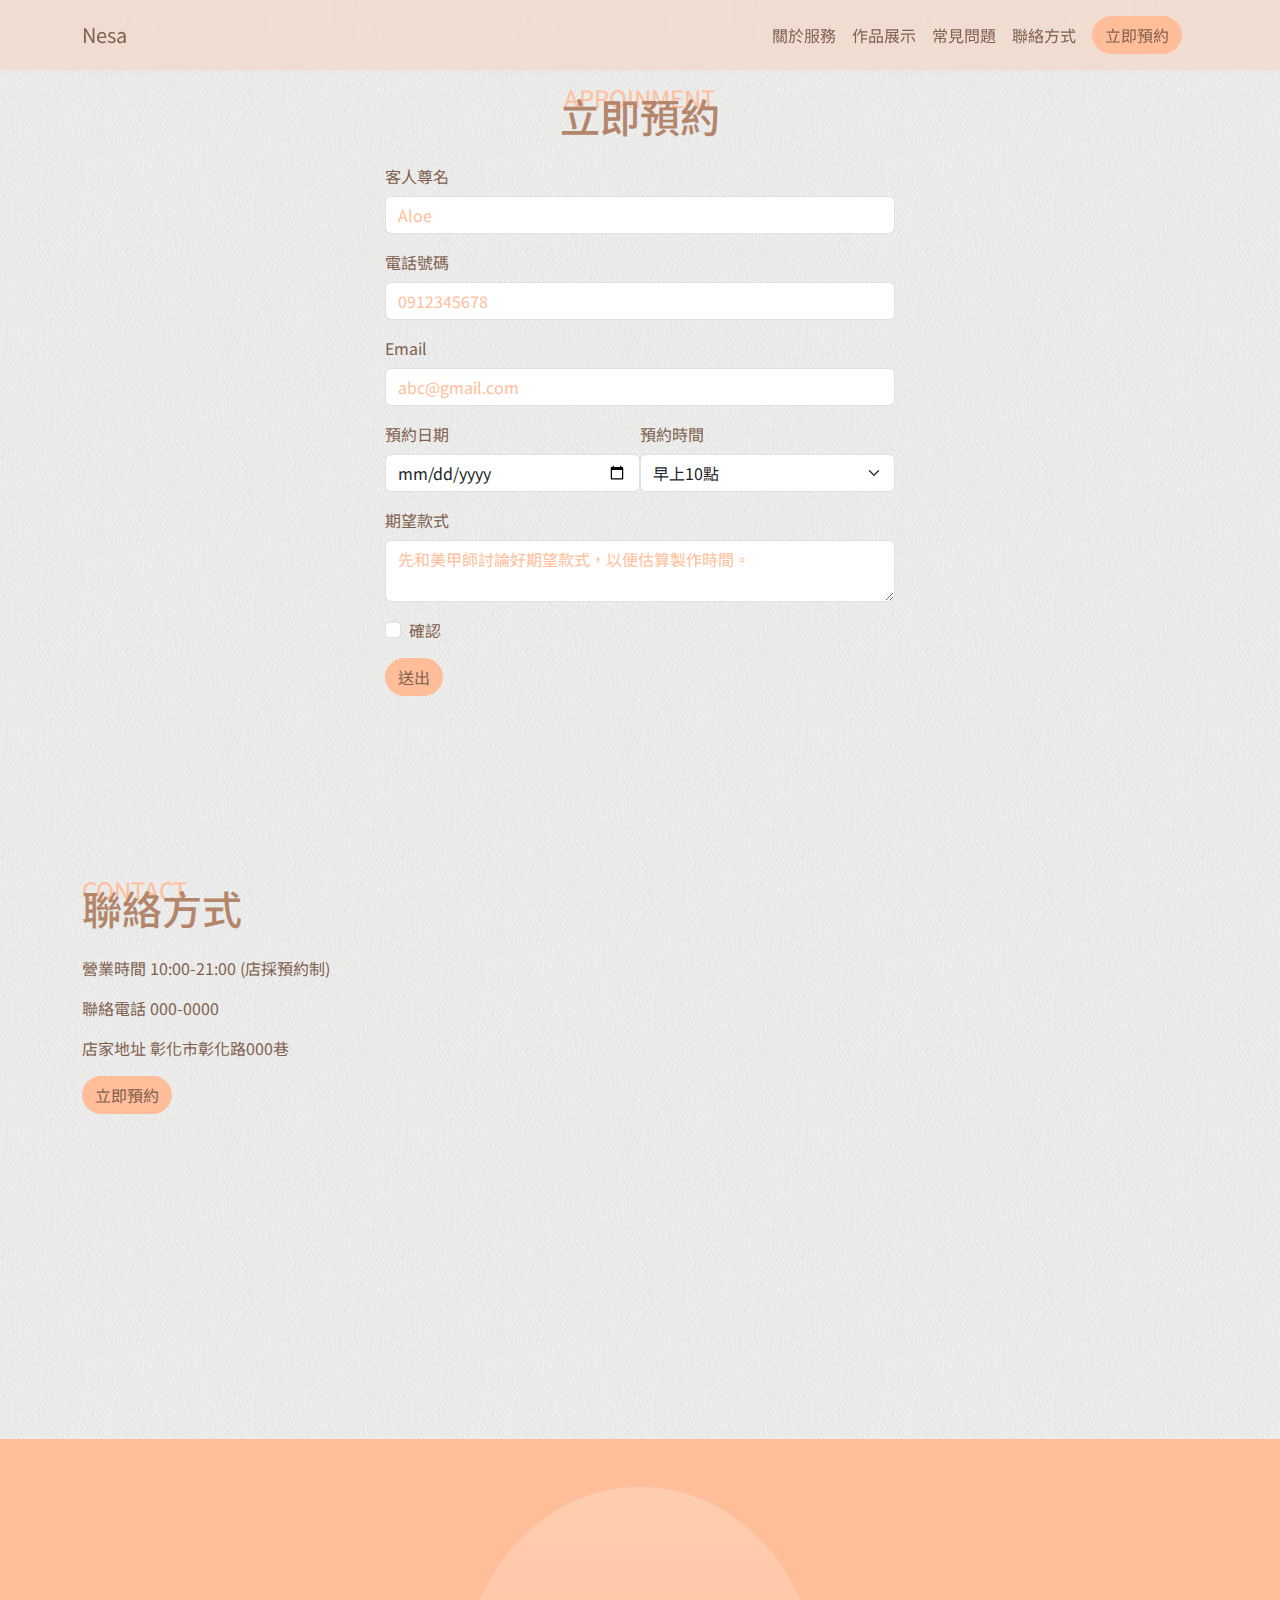
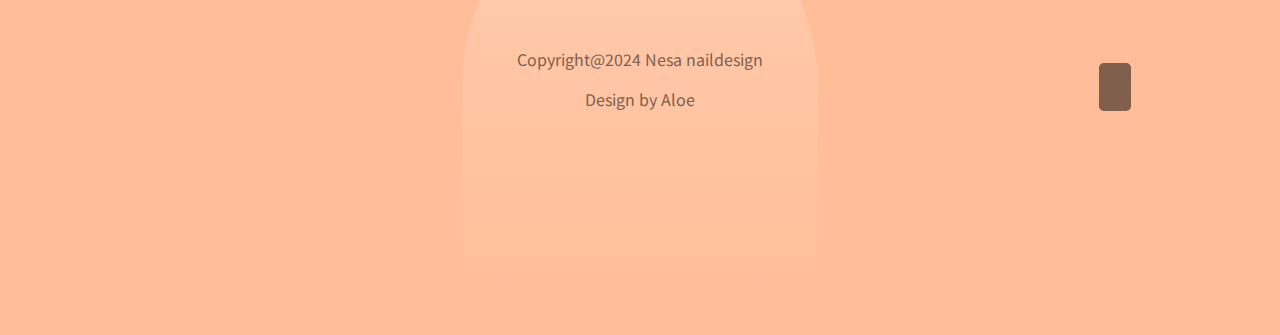
<file: appointment.html>
<!DOCTYPE html>
<html lang="en">
<head>
    <meta charset="UTF-8">
    <meta name="viewport" content="width=device-width, initial-scale=1.0">
    <title>Nesa</title>
    <link href="https://cdn.jsdelivr.net/npm/bootstrap@5.3.3/dist/css/bootstrap.min.css" rel="stylesheet" integrity="sha384-QWTKZyjpPEjISv5WaRU9OFeRpok6YctnYmDr5pNlyT2bRjXh0JMhjY6hW+ALEwIH" crossorigin="anonymous">
    <link rel="stylesheet" href="https://unicons.iconscout.com/release/v4.0.8/css/line.css">
    
    <link rel="stylesheet" href="./stylesheet/style.css">

</head>
<body>
  <!-- Navbar -->
  <nav class="navbar navbar-expand-lg backdrop-blur sticky">
    <div class="container">
      <a class="navbar-brand" href="./index.html">Nesa</a>
      <button class="navbar-toggler" type="button" data-bs-toggle="collapse" data-bs-target="#navbarNav" aria-controls="navbarNav" aria-expanded="false" aria-label="Toggle navigation">
        <span class="navbar-toggler-icon"></span>
      </button>
      <div class="collapse navbar-collapse" id="navbarNav">
        <ul class="navbar-nav align-items-center ms-auto me-2 mb-2 mb-lg-0">
          <li class="nav-item">
            <a class="nav-link" aria-current="page" href="./index.html#services">關於服務</a>
          </li>
          <li class="nav-item">
            <a class="nav-link" href="./gallery.html">作品展示</a>
          </li>
          <li class="nav-item">
            <a class="nav-link" href="./contact.html">常見問題</a>
          </li>
          <li class="nav-item">
            <a class="nav-link" href="./index.html#contact">聯絡方式</a>
          </li>
          <li class="nav-item">
            <a class="nav-link" href="./appointment.html">
              <button type="button" class="btn btn-primary">立即預約</button>
            </a>
          </li>
        </ul>
      </div>
    </div>
</nav> 
  
    <!-- Appoinment -->
    <section id="message" class="justify-content-center py-5">
        <div class="container col-md-5 py-3">
          <div class="row text-align-center py-3">
            <p class="title-deco">APPOINMENT</p>
            <h1>立即預約</h1>
          </div>
          <form>
            <div class="mb-3">
              <label class="form-label">客人尊名</label>
              <input type="text" placeholder="Aloe" class="form-control">
            </div>
            <div class="mb-3">
              <label class="form-label">電話號碼</label>
              <input type="text" placeholder="0912345678" class="form-control">
            </div>
            <div class="mb-3">
              <label for="InputEmail" class="form-label">Email</label>
              <input type="email" placeholder="abc@gmail.com" class="form-control" id="InputEmail" aria-describedby="emailHelp">
            </div>
            <div class="mb-3 d-flex">
              <div class="col">
                <label for="InputDate" class="form-label">預約日期</label>
                <input type="date" class="form-control" id="InputDate">
              </div>
              <div class="col">
                <label for="selectTime" class="form-label">預約時間</label>
                <select class="form-select" id="selectTime">
                  <option selected>早上10點</option>
                  <option value="1">下午13點</option>
                  <option value="2">早上19點</option>
                </select>
              </div>
            </div>
            <div class="mb-3">
              <label class="form-label">期望款式</label>
              <textarea placeholder="先和美甲師討論好期望款式，以便估算製作時間。" class="form-control" aria-label="With textarea"></textarea>
            </div>
            
            <div class="mb-3 form-check">
              <input type="checkbox" class="form-check-input" id="exampleCheck1">
              <label class="form-check-label" for="exampleCheck1">確認</label>
            </div>
            <button type="submit" class="btn btn-primary">送出</button>
          </form>
            
        </div>
    </section>
    
    <!-- Contact -->
    <section id="contact" class="py-5">
      <div class="container my-5">
        <div class="row justify-content-between">
          <div class="col-md-4 py-3">
            <div class="content-center">
              <p class="title-deco">CONTACT</p>
              <h1>聯絡方式</h1>
              <div class="py-3">
                <p><i class="uil uil-calender"></i> 營業時間 10:00-21:00 (店採預約制)</p>
                <p><i class="uil uil-phone"></i> 聯絡電話 000-0000</p>
                <p><i class="uil uil-map-marker"></i> 店家地址 彰化市彰化路000巷</p>
                <a href="./appointment.html">
                  <button type="button" class="btn btn-primary">立即預約</button>
                </a>
              </div>
            </div>
          </div>
            <div class="col-md-6 py-3">
              <iframe class="rounded-3" src="https://www.google.com/maps/embed?pb=!1m18!1m12!1m3!1d3642.5648567800304!2d120.53580297517429!3d24.0816235784459!2m3!1f0!2f0!3f0!3m2!1i1024!2i768!4f13.1!3m3!1m2!1s0x3469389a1098711f%3A0x4a72729f089dc8d0!2z5b2w5YyW6LuK56uZ!5e0!3m2!1szh-TW!2stw!4v1717861652794!5m2!1szh-TW!2stw" width="100%" height="450" style="border:0;" allowfullscreen="" loading="lazy" referrerpolicy="no-referrer-when-downgrade"></iframe>
            </div>
        </div>
      </div>
  </section>
    <!-- Footer -->
    <section id="footer" class="bg-color py-5">
      <div class="container">
        <div class="row justify-content-between align-items-center text-align-center">
          <div class="footer_socials col-md-2 py-3">
              <a target="_blank" href="https://www.instagram.com/nesa_naildesign/" class="footer_social">
                  <i class="uil uil-instagram"></i>
              </a>
              <a href="#" class="footer_social">
                  <i class="uil uil-line"></i>                        
              </a>
              <a href="#" class="footer_social">
                  <i class="uil uil-facebook"></i>                        
              </a>
          </div>
            <div class="col-md-4">
              <div class="block_arch justify-content-center">
                <p>Copyright@2024 Nesa naildesign</p>
                <p>Design by Aloe</p>
              </div>
            </div>  
            <div class="col-md-2">
              <a href="#" class="scrollup_btn">
                <i class="uil uil-arrow-up"></i>
              </a>
            </div>
        </div>
      </div>
  </section>
    
    <script src="https://cdn.jsdelivr.net/npm/bootstrap@5.3.3/dist/js/bootstrap.bundle.min.js" integrity="sha384-YvpcrYf0tY3lHB60NNkmXc5s9fDVZLESaAA55NDzOxhy9GkcIdslK1eN7N6jIeHz" crossorigin="anonymous"></script>
    <script src="./stylesheet/filter-gallery.js"></script>
</body>
</html>
</file>
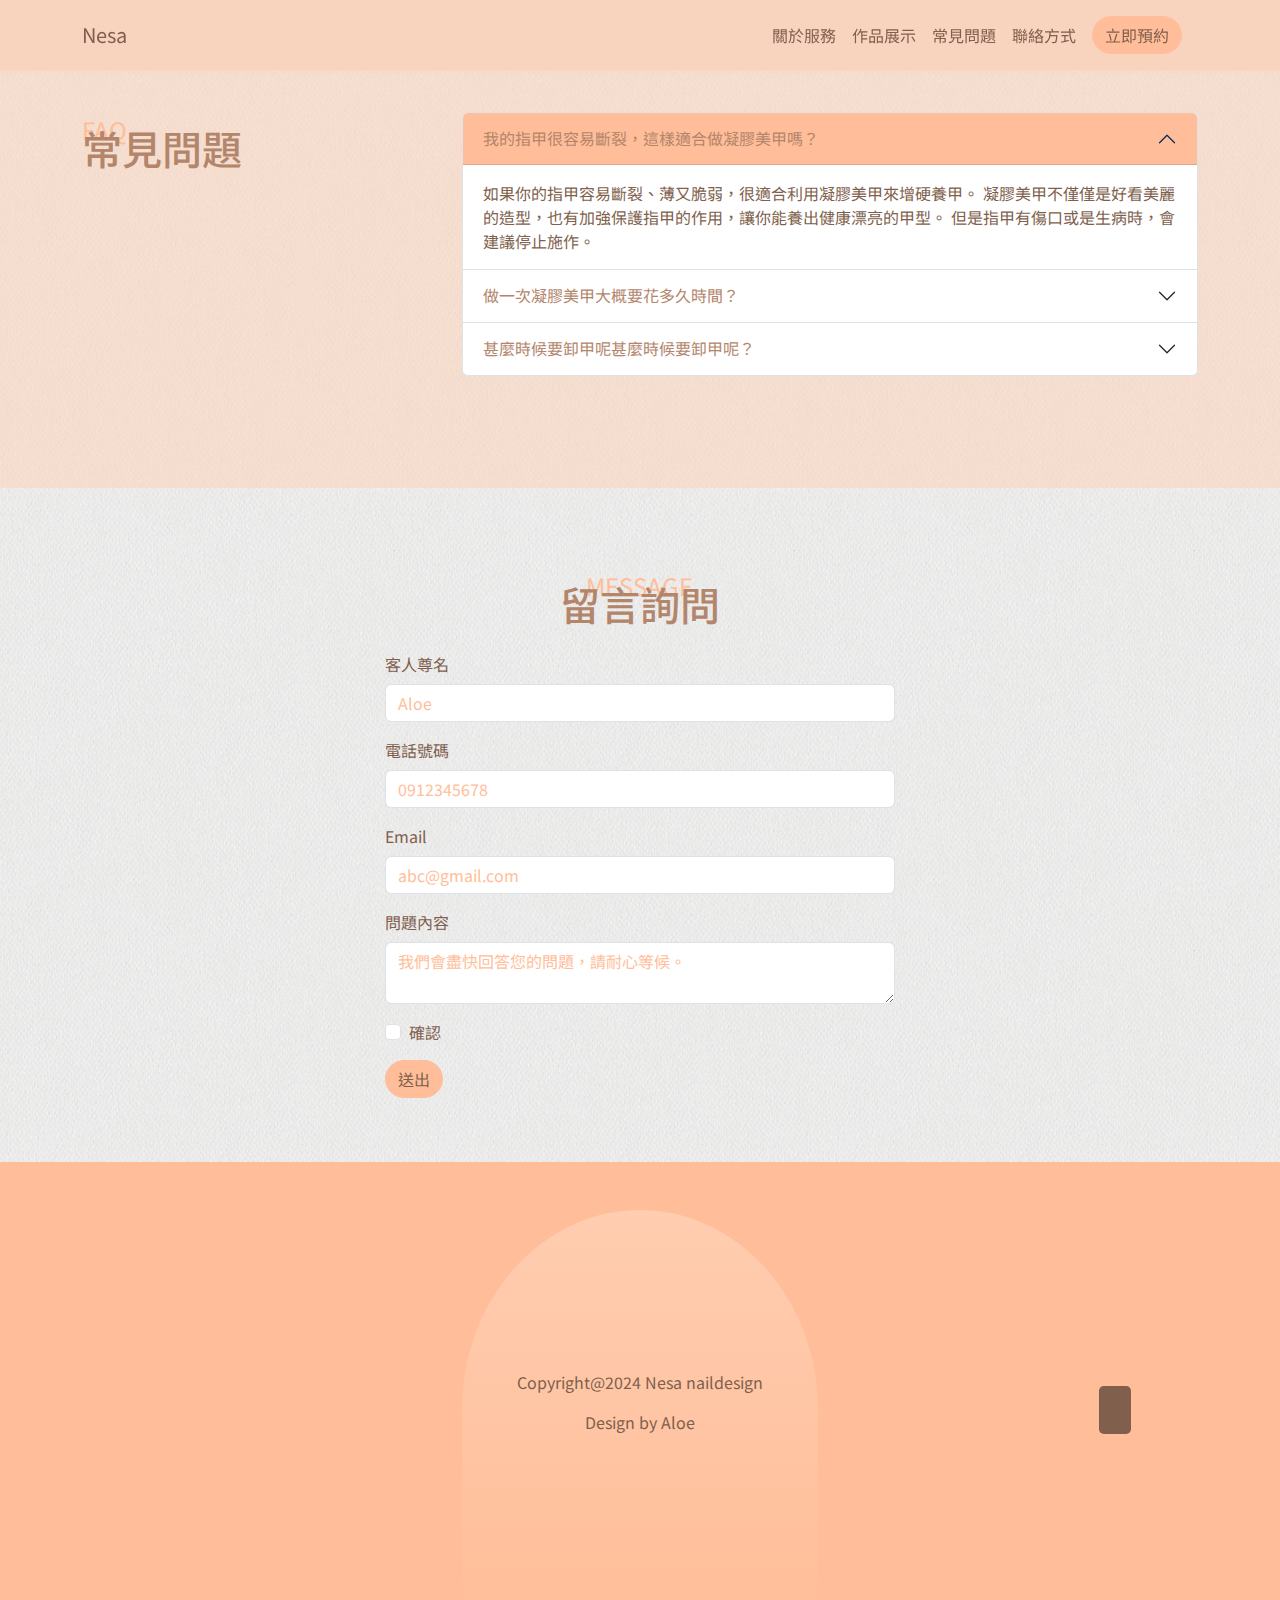
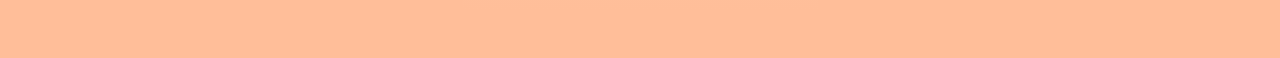
<file: contact.html>
<!DOCTYPE html>
<html lang="en">
<head>
    <meta charset="UTF-8">
    <meta name="viewport" content="width=device-width, initial-scale=1.0">
    <title>Nesa</title>
    <link href="https://cdn.jsdelivr.net/npm/bootstrap@5.3.3/dist/css/bootstrap.min.css" rel="stylesheet" integrity="sha384-QWTKZyjpPEjISv5WaRU9OFeRpok6YctnYmDr5pNlyT2bRjXh0JMhjY6hW+ALEwIH" crossorigin="anonymous">
    <link rel="stylesheet" href="https://unicons.iconscout.com/release/v4.0.8/css/line.css">
    
    <link rel="stylesheet" href="./stylesheet/style.css">

</head>
<body>
    <!-- Navbar -->
    <nav class="navbar navbar-expand-lg backdrop-blur sticky">
      <div class="container">
        <a class="navbar-brand" href="./index.html">Nesa</a>
        <button class="navbar-toggler" type="button" data-bs-toggle="collapse" data-bs-target="#navbarNav" aria-controls="navbarNav" aria-expanded="false" aria-label="Toggle navigation">
          <span class="navbar-toggler-icon"></span>
        </button>
        <div class="collapse navbar-collapse" id="navbarNav">
          <ul class="navbar-nav align-items-center ms-auto me-2 mb-2 mb-lg-0">
            <li class="nav-item">
              <a class="nav-link" aria-current="page" href="./index.html#services">關於服務</a>
            </li>
            <li class="nav-item">
              <a class="nav-link" href="./gallery.html">作品展示</a>
            </li>
            <li class="nav-item">
              <a class="nav-link" href="./contact.html">常見問題</a>
            </li>
            <li class="nav-item">
              <a class="nav-link" href="./index.html#contact">聯絡方式</a>
            </li>
            <li class="nav-item">
              <a class="nav-link" href="./appointment.html">
                <button type="button" class="btn btn-primary">立即預約</button>
              </a>
            </li>
          </ul>
        </div>
      </div>
  </nav> 

    <!-- FAQ -->
    <section id="faq" class="py-5 bg-color-lighter">
      <div class="container my-5">
       <div class="row justify-content-between">
         <div class="col-md-4 py-3">
           <div class="content-center">
             <p class="title-deco">FAQ</p>
             <h1>常見問題</h1>
           </div>
         </div>
         
         <div class="accordion col-md-8 py-3" id="accordionExample">
           <!-- Q1 -->
              <div class="accordion-item">
                <h2 class="accordion-header">
                  <button class="accordion-button" type="button" data-bs-toggle="collapse" data-bs-target="#collapseOne" aria-expanded="true" aria-controls="collapseOne">
                   我的指甲很容易斷裂，這樣適合做凝膠美甲嗎？
                  </button>
                </h2>
                <div id="collapseOne" class="accordion-collapse collapse show" data-bs-parent="#accordionExample">
                  <div class="accordion-body">
                   如果你的指甲容易斷裂、薄又脆弱，很適合利用凝膠美甲來增硬養甲。
                   凝膠美甲不僅僅是好看美麗的造型，也有加強保護指甲的作用，讓你能養出健康漂亮的甲型。
                   但是指甲有傷口或是生病時，會建議停止施作。
                  </div>
                </div>
              </div>
           <!-- Q2 -->
              <div class="accordion-item">
                <h2 class="accordion-header">
                  <button class="accordion-button collapsed" type="button" data-bs-toggle="collapse" data-bs-target="#collapseTwo" aria-expanded="false" aria-controls="collapseTwo">
                   做一次凝膠美甲大概要花多久時間？
                  </button>
                </h2>
                <div id="collapseTwo" class="accordion-collapse collapse" data-bs-parent="#accordionExample">
                  <div class="accordion-body">
                   依款式的難易度和複雜度的不同，需要時間大概在<strong>1-3小時</strong>不等，
                   因為卸甲、照光、保養都需要一定的時間，建議預約時跟美甲師討論好想要的款式，良好的溝通會讓服務更順暢。
                  </div>
                </div>
              </div>
           <!-- Q3-->
              <div class="accordion-item">
                <h2 class="accordion-header">
                  <button class="accordion-button collapsed" type="button" data-bs-toggle="collapse" data-bs-target="#collapseThree" aria-expanded="false" aria-controls="collapseThree">
                   甚麼時候要卸甲呢甚麼時候要卸甲呢？
                  </button>
                </h2>
                <div id="collapseThree" class="accordion-collapse collapse" data-bs-parent="#accordionExample">
                  <div class="accordion-body">
                   建議3周卸除，會是比較理想的狀態。記得卸甲的時候請找專業的美甲師卸除，千萬別自己摳或撕，避免指甲受傷喔！
                  </div>
                </div>
             </div>
         </div>        
       </div>
     </div>
    </section>

      <!-- Message -->
  <section id="message" class="justify-content-center py-5">
    <div class="container col-md-5 py-3">
      <div class="row text-align-center py-3">
        <p class="title-deco">MESSAGE</p>
        <h1>留言詢問</h1>
      </div>
      <form>
        <div class="mb-3">
          <label class="form-label">客人尊名</label>
          <input type="text" placeholder="Aloe" class="form-control">
        </div>
        <div class="mb-3">
          <label class="form-label">電話號碼</label>
          <input type="text" placeholder="0912345678" class="form-control">
        </div>
        <div class="mb-3">
          <label for="InputEmail" class="form-label">Email</label>
          <input type="email" placeholder="abc@gmail.com" class="form-control" id="InputEmail" aria-describedby="emailHelp">
        </div>
       
        <div class="mb-3">
          <label class="form-label">問題內容</label>
          <textarea placeholder="我們會盡快回答您的問題，請耐心等候。" class="form-control" aria-label="With textarea"></textarea>
        </div>
        
        <div class="mb-3 form-check">
          <input type="checkbox" class="form-check-input" id="exampleCheck1">
          <label class="form-check-label" for="exampleCheck1">確認</label>
        </div>
        <button type="submit" class="btn btn-primary">送出</button>
      </form>
        
    </div>
</section>
    <!-- Footer -->
    <section id="footer" class="bg-color py-5">
      <div class="container">
        <div class="row justify-content-between align-items-center text-align-center">
          <div class="footer_socials col-md-2 py-3">
              <a target="_blank" href="https://www.instagram.com/nesa_naildesign/" class="footer_social">
                  <i class="uil uil-instagram"></i>
              </a>
              <a href="#" class="footer_social">
                  <i class="uil uil-line"></i>                        
              </a>
              <a href="#" class="footer_social">
                  <i class="uil uil-facebook"></i>                        
              </a>
          </div>
            <div class="col-md-4">
              <div class="block_arch justify-content-center">
                <p>Copyright@2024 Nesa naildesign</p>
                <p>Design by Aloe</p>
              </div>
            </div>  
            <div class="col-md-2">
              <a href="#" class="scrollup_btn">
                <i class="uil uil-arrow-up"></i>
              </a>
            </div>
        </div>
      </div>
  </section>
    
    <script src="https://cdn.jsdelivr.net/npm/bootstrap@5.3.3/dist/js/bootstrap.bundle.min.js" integrity="sha384-YvpcrYf0tY3lHB60NNkmXc5s9fDVZLESaAA55NDzOxhy9GkcIdslK1eN7N6jIeHz" crossorigin="anonymous"></script>
    <script src="./stylesheet/filter-gallery.js"></script>
</body>
</html>
</file>
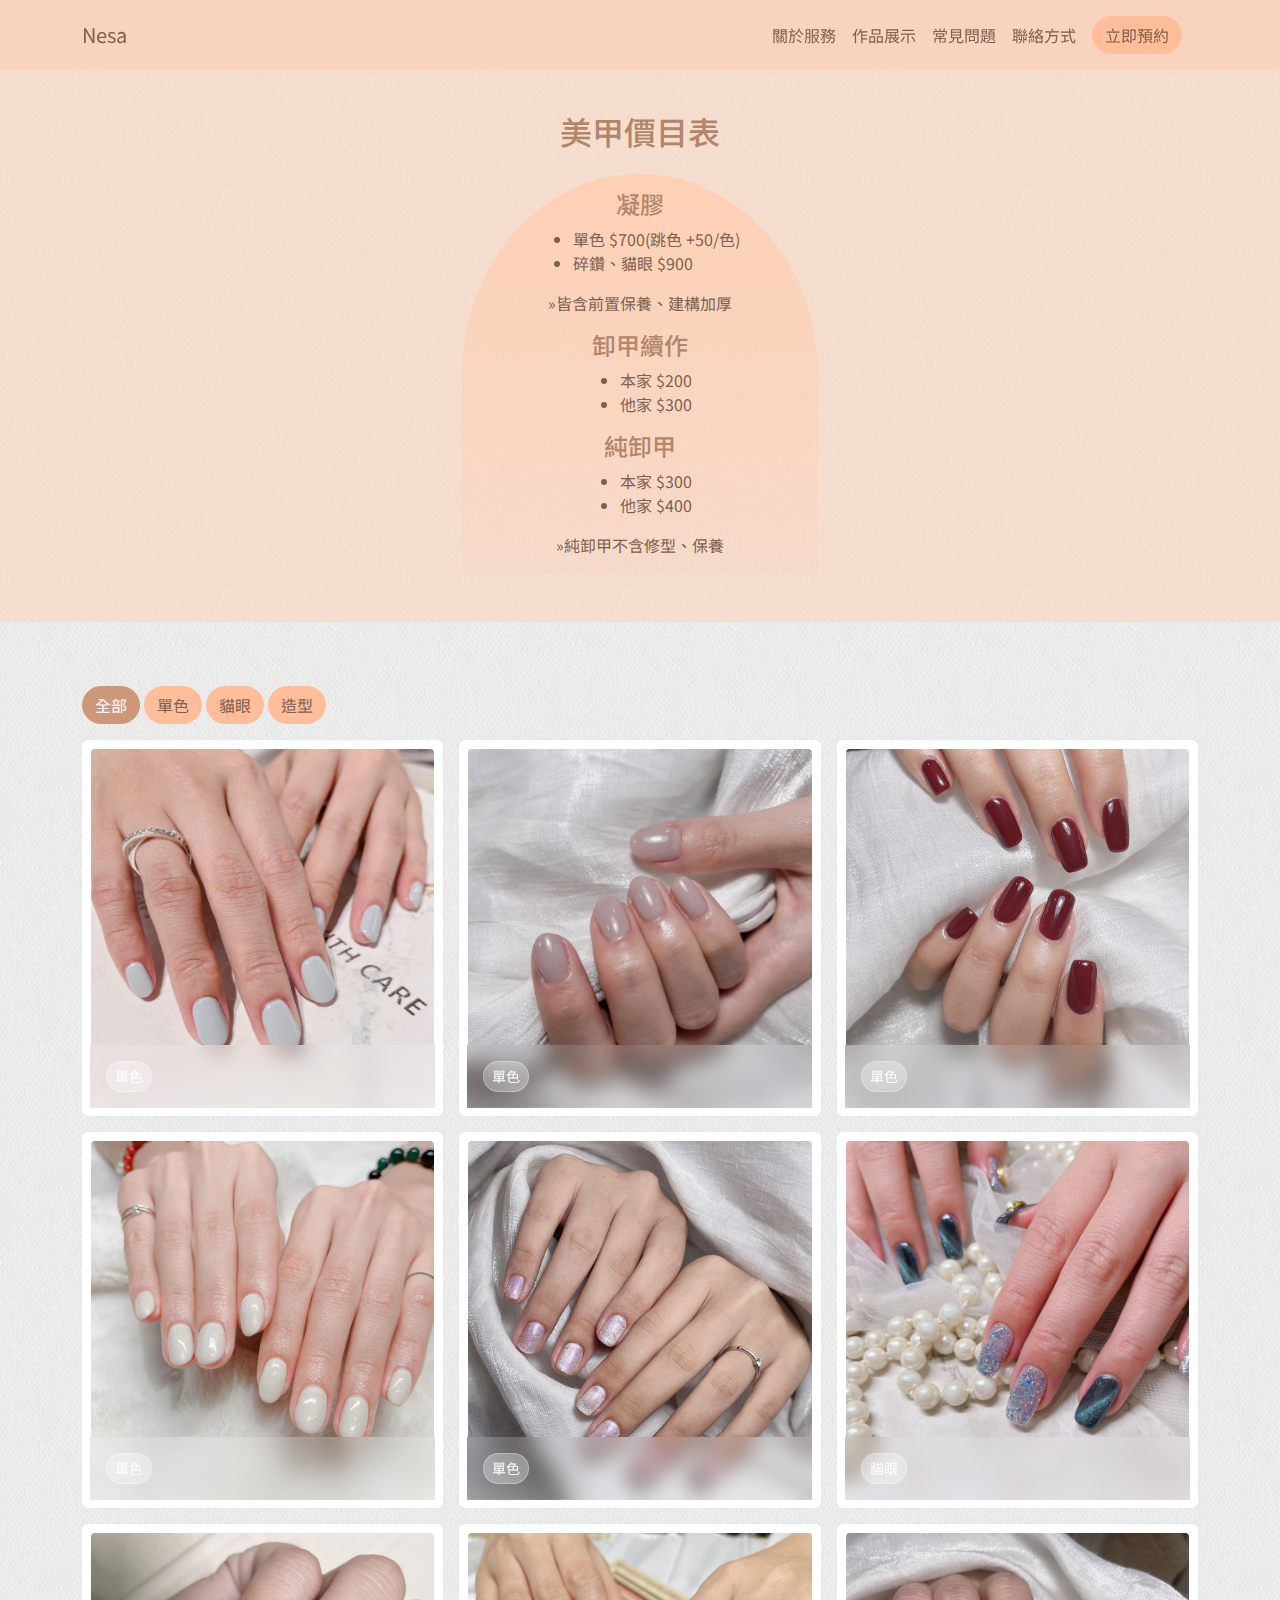
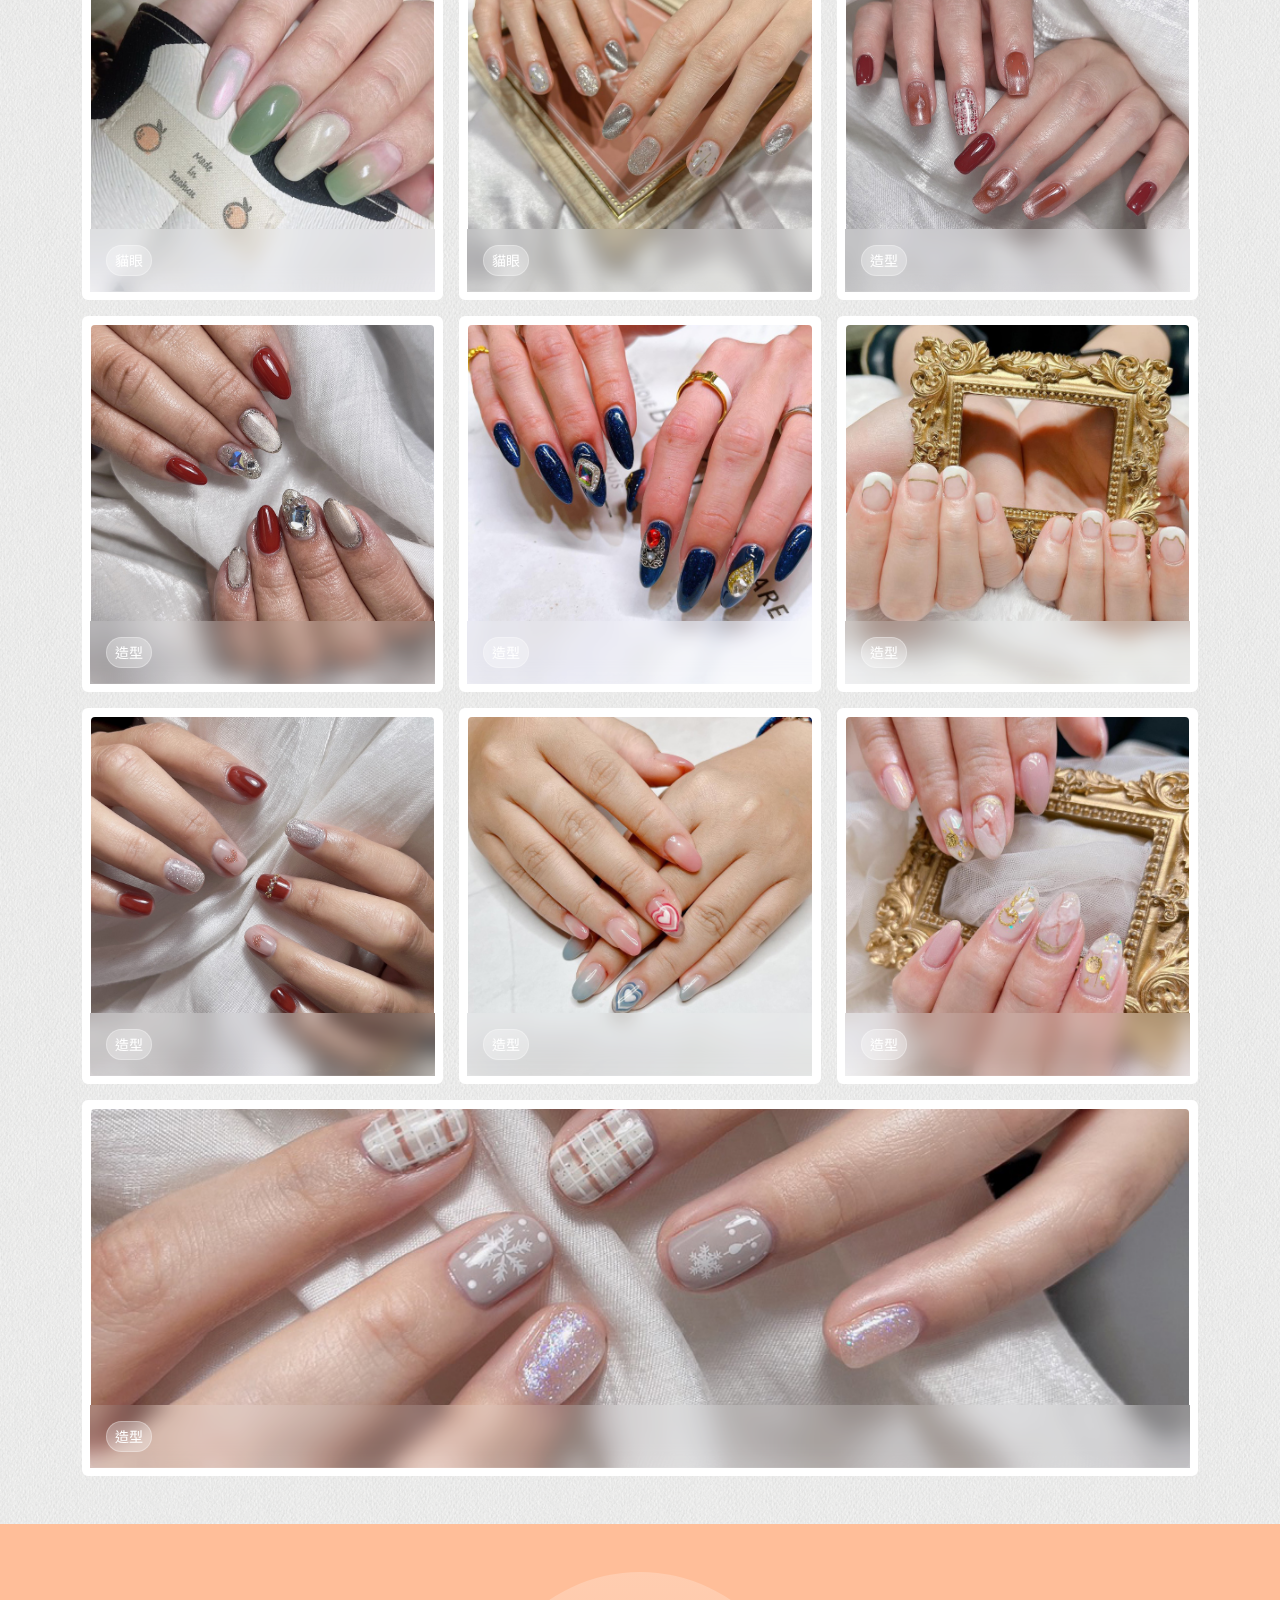
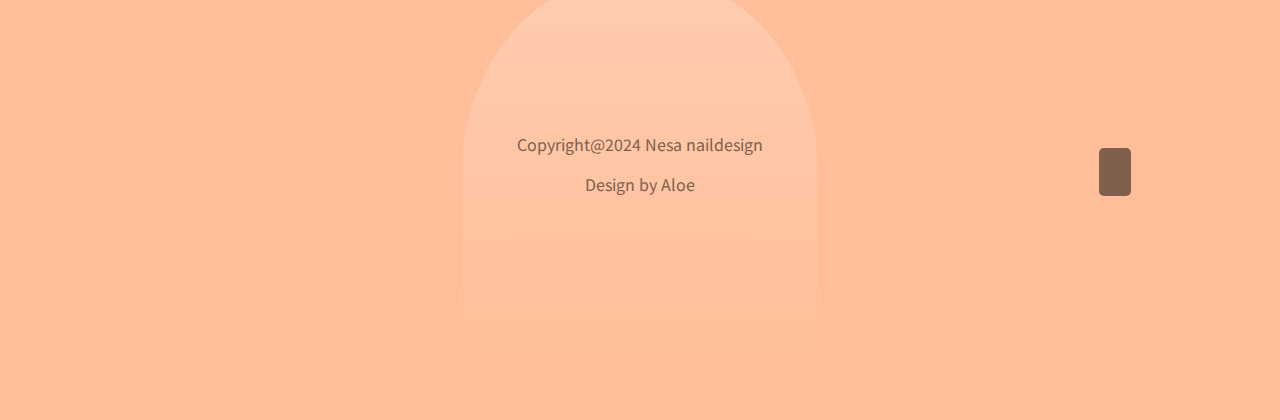
<file: gallery.html>
<!DOCTYPE html>
<html lang="en">
<head>
    <meta charset="UTF-8">
    <meta name="viewport" content="width=device-width, initial-scale=1.0">
    <title>Nesa</title>
    <link href="https://cdn.jsdelivr.net/npm/bootstrap@5.3.3/dist/css/bootstrap.min.css" rel="stylesheet" integrity="sha384-QWTKZyjpPEjISv5WaRU9OFeRpok6YctnYmDr5pNlyT2bRjXh0JMhjY6hW+ALEwIH" crossorigin="anonymous">
    <link rel="stylesheet" href="https://unicons.iconscout.com/release/v4.0.8/css/line.css">
    
    <link rel="stylesheet" href="./stylesheet/style.css">

</head>
<body>
    <!-- Navbar -->
    <nav class="navbar navbar-expand-lg backdrop-blur sticky">
      <div class="container">
        <a class="navbar-brand" href="./index.html">Nesa</a>
        <button class="navbar-toggler" type="button" data-bs-toggle="collapse" data-bs-target="#navbarNav" aria-controls="navbarNav" aria-expanded="false" aria-label="Toggle navigation">
          <span class="navbar-toggler-icon"></span>
        </button>
        <div class="collapse navbar-collapse" id="navbarNav">
          <ul class="navbar-nav align-items-center ms-auto me-2 mb-2 mb-lg-0">
            <li class="nav-item">
              <a class="nav-link" aria-current="page" href="./index.html#services">關於服務</a>
            </li>
            <li class="nav-item">
              <a class="nav-link" href="./gallery.html">作品展示</a>
            </li>
            <li class="nav-item">
              <a class="nav-link" href="./contact.html">常見問題</a>
            </li>
            <li class="nav-item">
              <a class="nav-link" href="./index.html#contact">聯絡方式</a>
            </li>
            <li class="nav-item">
              <a class="nav-link" href="./appointment.html">
                <button type="button" class="btn btn-primary">立即預約</button>
              </a>
            </li>
          </ul>
        </div>
      </div>
    </nav> 
    <!-- Price -->
     <section class="py-5 bg-color-lighter">
        <div class="container pt-5">
          <div class="row justify-content-center">
            <div class="col-md-4">
              <h2 class="text-align-center py-3">美甲價目表</h2>
              <div class="block_arch py-3">
                <h4>凝膠</h4>
                <ul>
                  <li>單色 &#36;700&#40;跳色 +50/色&#41;</li>
                  <li>碎鑽、貓眼 &#36;900</li>
                </ul>
                <p>&raquo;皆含前置保養、建構加厚</p>
                <h4>卸甲續作</h4>
                <ul>
                  <li>本家 &#36;200</li>
                  <li>他家 &#36;300</li>
                </ul>
                <h4>純卸甲</h4>
                <ul>
                  <li>本家 &#36;300</li>
                  <li>他家 &#36;400</li>
                </ul>
                <p>&raquo;純卸甲不含修型、保養</p>
              </div>
            </div>
          </div>
        </div>
     </section>
    
    <!-- Filter gallery -->
    <section class="py-5">
        <div class="container">
            <div class="filter_buttons py-3">
                <button type="button" class="btn btn-primary active" data-name="all">全部</button>
                <button type="button" class="btn btn-primary" data-name="single">單色</button>
                <button type="button" class="btn btn-primary" data-name="cateye">貓眼</button>
                <button type="button" class="btn btn-primary" data-name="material">造型</button>
            </div>
        </div>
        <div class="container filterable_cards">
            <div class="card" data-name="single">
              <img src="./images/works/single/single-20220924.jpg" class="card-img" alt="img">
              <div class="card-body backdrop-blur">
                    <button type="button" class="btn btn-outline-secondary btn-sm rounded-pill" data-name="single">單色</button>
                </div>
            </div>
            <div class="card" data-name="single">
                <img src="./images/works/single/single-gray.jpg" class="card-img" alt="img">
                <div class="card-body backdrop-blur">
                    <button type="button" class="btn btn-outline-secondary btn-sm rounded-pill" data-name="single">單色</button>
                </div>
            </div>
            <div class="card" data-name="single">
                <img src="./images/works/single/single-red.jpg" class="card-img" alt="img">
                <div class="card-body backdrop-blur">
                    <button type="button" class="btn btn-outline-secondary btn-sm rounded-pill" data-name="single">單色</button>
                </div>
            </div>
            <div class="card" data-name="single">
                <img src="./images/works/single/single-white.jpg" class="card-img" alt="img">
                <div class="card-body backdrop-blur">
                    <button type="button" class="btn btn-outline-secondary btn-sm rounded-pill" data-name="single">單色</button>
                </div>
            </div>
            <div class="card" data-name="single">
                <img src="./images/works/single/sliver-glitter.jpg" class="card-img" alt="img">
                <div class="card-body backdrop-blur">
                    <button type="button" class="btn btn-outline-secondary btn-sm rounded-pill" data-name="single">單色</button>
                </div>
            </div>

            <div class="card" data-name="cateye">
                <img src="./images/works/cateye/cateye-diamond.jpg" class="card-img" alt="img">
                <div class="card-body backdrop-blur">
                    <button type="button" class="btn btn-outline-secondary btn-sm rounded-pill" data-name="cateye">貓眼</button>
                </div>
            </div>
            <div class="card" data-name="cateye">
                <img src="./images/works/cateye/cateye-green.jpg" class="card-img" alt="img">
                <div class="card-body backdrop-blur">
                    <button type="button" class="btn btn-outline-secondary btn-sm rounded-pill" data-name="cateye">貓眼</button>
                </div>
            </div>
            <div class="card" data-name="cateye">
                <img src="./images/works/cateye/cateye-sliver.jpg" class="card-img" alt="img">
                <div class="card-body backdrop-blur">
                    <button type="button" class="btn btn-outline-secondary btn-sm rounded-pill" data-name="cateye">貓眼</button>
                </div>
            </div>

            <div class="card" data-name="material">
                <img src="./images/works/material/material-cateyes-red.jpg" class="card-img" alt="img">
                <div class="card-body backdrop-blur">
                    <button type="button" class="btn btn-outline-secondary btn-sm rounded-pill" data-name="material">造型</button>
                </div>
            </div>
            <div class="card" data-name="material">
                <img src="./images/works/material/material-crystal.jpg" class="card-img" alt="img">
                <div class="card-body backdrop-blur">
                    <button type="button" class="btn btn-outline-secondary btn-sm rounded-pill" data-name="material">造型</button>
                </div>
            </div>
            <div class="card" data-name="material">
                <img src="./images/works/material/material-darkblue.jpg" class="card-img" alt="img">
                <div class="card-body backdrop-blur">
                    <button type="button" class="btn btn-outline-secondary btn-sm rounded-pill" data-name="material">造型</button>
                </div>
            </div>
            <div class="card" data-name="material">
                <img src="./images/works/material/material-f.jpg" class="card-img" alt="img">
                <div class="card-body backdrop-blur">
                    <button type="button" class="btn btn-outline-secondary btn-sm rounded-pill" data-name="material">造型</button>
                </div>
            </div>
            <div class="card" data-name="material">
                <img src="./images/works/material/material-hand-paint.jpg" class="card-img" alt="img">
                <div class="card-body backdrop-blur">
                    <button type="button" class="btn btn-outline-secondary btn-sm rounded-pill" data-name="material">造型</button>
                </div>
            </div>
            <div class="card" data-name="material">
                <img src="./images/works/material/material-heart.jpg" class="card-img" alt="img">
                <div class="card-body backdrop-blur">
                    <button type="button" class="btn btn-outline-secondary btn-sm rounded-pill" data-name="material">造型</button>
                </div>
            </div>
            <div class="card" data-name="material">
                <img src="./images/works/material/material-marble.jpg" class="card-img" alt="img">
                <div class="card-body backdrop-blur">
                    <button type="button" class="btn btn-outline-secondary btn-sm rounded-pill" data-name="material">造型</button>
                </div>
            </div>
            <div class="card" data-name="material">
                <img src="./images/works/material/material-sliver.jpg" class="card-img" alt="img">
                <div class="card-body backdrop-blur">
                    <button type="button" class="btn btn-outline-secondary btn-sm rounded-pill" data-name="material">造型</button>
                </div>
            </div>
        </div>
    </section>

    <!-- Footer -->
    <section id="footer" class="bg-color py-5">
      <div class="container">
        <div class="row justify-content-between align-items-center text-align-center">
          <div class="footer_socials col-md-2 py-3">
              <a target="_blank" href="https://www.instagram.com/nesa_naildesign/" class="footer_social">
                  <i class="uil uil-instagram"></i>
              </a>
              <a href="#" class="footer_social">
                  <i class="uil uil-line"></i>                        
              </a>
              <a href="#" class="footer_social">
                  <i class="uil uil-facebook"></i>                        
              </a>
          </div>
            <div class="col-md-4">
              <div class="block_arch justify-content-center">
                <p>Copyright@2024 Nesa naildesign</p>
                <p>Design by Aloe</p>
              </div>
            </div>  
            <div class="col-md-2">
              <a href="#" class="scrollup_btn">
                <i class="uil uil-arrow-up"></i>
              </a>
            </div>
        </div>
      </div>
  </section>
    
    <script src="https://cdn.jsdelivr.net/npm/bootstrap@5.3.3/dist/js/bootstrap.bundle.min.js" integrity="sha384-YvpcrYf0tY3lHB60NNkmXc5s9fDVZLESaAA55NDzOxhy9GkcIdslK1eN7N6jIeHz" crossorigin="anonymous"></script>
    <script src="./stylesheet/filter-gallery.js"></script>
</body>
</html>
</file>
<file: stylesheet/style.css>
@import url('https://fonts.googleapis.com/css2?family=Noto+Sans+TC:wght@100..900&display=swap');

:root {
    /* ========== Colors ========== */
    /* Change favorite color */
    --hue-color: 22; /*Peach fuzz*/

    /* HSL color mode */
    --primary-color: hsl(var(--hue-color), 100%, 80%);
    --primary-color-second: hsl(var(--hue-color), 100%, 85%);
    --primary-color-alt: hsl(var(--hue-color), 45%, 64%);
    --primary-color-lighter: hsl(var(--hue-color), 92%, 85%);
    --title-color: hsl(var(--hue-color), 32%, 56%);
    --text-color: hsl(var(--hue-color), 25%, 40%);
    --text-color-light: hsl(var(--hue-color), 8%, 65%);

    --scroll-bar-color: hsl(var(--hue-color), 12%, 90%);
    --scroll-thumb-color: hsl(var(--hue-color), 12%, 80%);
}

body {
    background-image: url(../images/pattern/fabric_1.webp);
    color: var(--text-color);
    font-family: "Noto Sans TC", sans-serif;
}
a {
    text-decoration: none;
    color: var(--text-color);
}
h1, h2, h3, h4 {
    color: var(--title-color);
  }


.sticky {
    position: fixed;
    top: 0;
    width: 100%;
    z-index: 10;
}
.backdrop-blur {
    backdrop-filter: blur(10px);
    -webkit-backdrop-filter: blur(10px);
}
.bg-color {
    background-color: var(--primary-color);
}
.bg-color-lighter {
    background-color: hsla(22, 100%, 85%,.5);
}
.object-fit-cover {
    object-fit: cover;
}
.text-align-center {
    text-align: center;
}
.title-deco {
    color: var(--primary-color);
    margin-bottom: -1.5rem;
    font-size: 1.5rem;
}
.height-s5 {
    height: 360px;
}

.form-control::placeholder {
    color: var(--primary-color);
    opacity: 1;
}

/* button */
.btn-primary {
    color: var(--text-color);
    background-color:var(--primary-color);
    border-color: var(--primary-color);
    border-radius: 50rem;
}
.btn-primary:hover {
    color: #fff;
    background-color: var(--primary-color-alt);
    border-color: var(--primary-color-alt);
}
.btn-primary:focus {
    color: var(--text-color);
    background-color: var(--primary-color);
    border-color: var(--text-color-light);
}
.btn-primary:active, .btn-primary.active {
    color: #fff;
    background-color: var(--primary-color-alt);
    border-color: var(--primary-color-alt);
}
.btn-primary:active:focus, .btn-primary.active:focus {
    color: #fff;
    background-color: var(--primary-color-alt);
    border-color: var(--primary-color-alt);
    box-shadow: 0 0 0 0.25rem hsla(22, 100%, 85%,.5);
}


/* Navbar */
.navbar {
    background-color: hsla(22, 100%, 80%,.3);
    box-shadow: 0 .125rem .25rem  hsla(22, 100%, 85%,.15);
}
.navbar-brand, .navbar-brand:focus {
    color: var(--text-color);
}
.navbar-brand:hover {
    color: var(--text-color-light);
}
.nav-link {
    color: var(--text-color);
}
.nav-item, .nav-link:hover {
    color: var(--text-color-light);
}


/* Hero */
#hero {
    background-color: var(--primary-color);
    background-image: url(../images/hero/cover.jpg);
    background-size: cover;
    background-position: center;
    height: 720px;
}
/* .hero__img {
    width: 240px;
    border-radius: 10rem 10rem 0 0;
} */
.block_arch {
    width: 100%;
    height: 400px;
    background: linear-gradient(180deg, 
              hsla(22, 100%, 85%, 0.9),
              hsl(22, 100%, 80%,.1));
    border-radius: 50% 50% 0 0;
    display: flex;
    flex-direction: column;
    align-items: center;
    /* align-items: flex-end; */
}
/* Works */
.works_image-frame {
    border: .5rem solid rgba(255, 255, 255, .5);
    border-radius: 1rem;
    box-shadow: 0 .125rem .25rem  hsla(22, 100%, 85%,.15);
    overflow: hidden;
}
.works_image {
    width: 100%;
    height: 360px;
    object-fit: cover;
}
.works_image:hover {
    scale: 120%;
    transition: scale 800ms;
}
.works_link {
    text-decoration: none;
    color: var(--text-color);
}
/* feedback */
.feedback_image {
    border-radius: 1.8rem;     /* 要記得加上padding的數值=>0.3+1.5 */
    padding: 1.5rem 1.5rem;
}
.feedback_deco {
    color: var(--primary-color);
    font-size: 1.5rem;
}
.card {
    color: var(--text-color);
}

/* FAQ */
.accordion-button {
    color: var(--title-color);
}
.accordion-button:not(.collapsed) {
    color: var(--title-color);
    background-color: var(--primary-color);
    box-shadow: inset 0 -1px 0 rgba(0, 0, 0, 0.125);
}
.accordion-button:focus {
    z-index: 3;
    border-color: var(--primary-color);
    outline: 0;
    box-shadow: 0 0 0 0.25rem rgba(255, 190, 152,.25);
}
.accordion-body {
    color: var(--text-color);
}

/* Footer */
#footer {
    bottom: 0;
    left: 0;
    right: 0;
}
.footer_social {
    font-size: 3rem;
    margin-right: var(--mb-1-5);
    color: var(--text-color);
}
.footer_social:hover {
    color: var(--text-color-light);
}
.scrollup_btn {
    color: var(--primary-color);
    background-color: var(--text-color);
    padding: 0.75rem 1rem;
    border-radius: 0.3rem;
}
.scrollup_btn:hover {
    color: var(--text-color);
    background-color: var(--primary-color);
    border: 0.1rem solid var(--text-color);
}

/* filter gallery */
.filter_buttons {
    flex-wrap: wrap;
}
.btn-outline-secondary {
    color: #fff;
    border: 1px solid rgba(255, 255, 255, .3);
    background-color: rgba(255, 255, 255, .3);
}
.btn-outline-secondary:active, .btn-outline-secondary.active {
    color: #fff;
    border: 1px solid rgba(255, 255, 255, .3);
    background-color: rgba(255, 255, 255, .3);
  }
.filterable_cards {
    justify-content: center;
    display: flex;
    flex-wrap: wrap;
    gap: 16px;
}
.filterable_cards .card {
    flex-basis: 300px;
    flex-grow: 1;
    border: .5rem solid #fff;
}
.filterable_cards .card img {
    width: 100%;
    height: 360px;
    object-fit: cover;
    position: relative;
    border: 1px solid rgba(255, 255, 255, .3);
}
.filterable_cards .card .card-body {
    position: absolute;
    bottom: 0;
    left: 0;
    right: 0;
    background-color: hsla(0, 0%, 100%, 0.15);
}

.card.hide {
    display: none;
}
/*========== SCROLL BAR ==========*/
::-webkit-scrollbar {
    width: .8rem;
    background-color: var(--scroll-bar-color);
  }
  ::-webkit-scrollbar-thumb {
    background-color: var(--scroll-thumb-color);
    border-radius: .4rem;
  }
  ::-webkit-scrollbar-thumb:hover {
    background-color: var(--text-color-light);
  }
/* RWD */
@media screen and (max-width: 768px) {
    .content-center {
        text-align: center;
        justify-content: center;
    }
}
</file>
